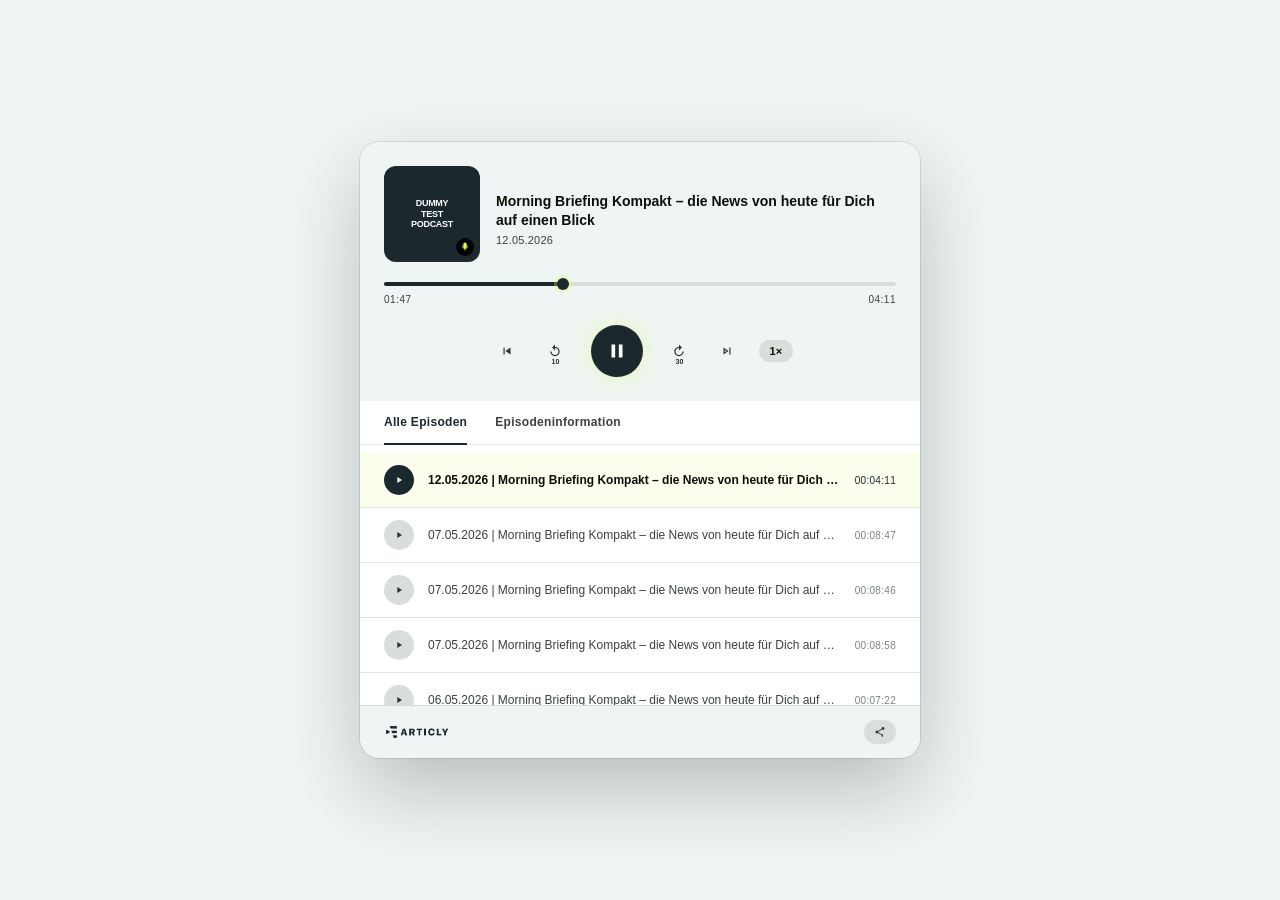
<file: player.html>
<!DOCTYPE html>
<html lang="de" data-theme="dark">
<head>
  <meta charset="UTF-8">
  <meta name="viewport" content="width=device-width, initial-scale=1.0">
  <title>Podcast Player</title>
  <link rel="stylesheet" href="player.css">
</head>
<body>

<!-- Theme toggle (fixed top-right) -->
<!-- <button class="theme-toggle" id="themeBtn" title="Switch theme">
  <svg id="themeIcon" viewBox="0 0 24 24" fill="none" stroke="currentColor" stroke-width="2" stroke-linecap="round" stroke-linejoin="round" xmlns="http://www.w3.org/2000/svg"></svg>
  Theme
</button> -->

<div class="player-wrap">

  <!-- HEADER -->
  <div class="player-header">
    <div class="cover">
      <div class="cover-text">DUMMY<br>TEST<br>PODCAST</div>
      <div class="cover-badge">
        <svg viewBox="0 0 24 24" fill="none" xmlns="http://www.w3.org/2000/svg">
          <path d="M12 1a4 4 0 014 4v6a4 4 0 01-8 0V5a4 4 0 014-4z" fill="#DCFF4D"/>
          <path d="M6 10a6 6 0 0012 0" stroke="#DCFF4D" stroke-width="2" stroke-linecap="round"/>
          <line x1="12" y1="16" x2="12" y2="20" stroke="#DCFF4D" stroke-width="2" stroke-linecap="round"/>
        </svg>
      </div>
    </div>
    <div class="header-info">
      <div class="ep-title">Morning Briefing Kompakt – die News von heute für Dich auf einen Blick</div>
      <div class="ep-date">12.05.2026</div>
    </div>
  </div>

  <!-- CONTROLS -->
  <div class="controls-zone">
    <div class="progress-wrap" id="progressBar">
      <div class="progress-fill" id="progressFill">
        <div class="progress-thumb"></div>
      </div>
    </div>
    <div class="time-row">
      <span id="currentTime">01:47</span>
      <span id="totalTime">04:11</span>
    </div>
    <div class="btn-row">
      <button class="ctrl-btn skip" title="Vorheriges">
        <svg viewBox="0 0 24 24" fill="currentColor"><path d="M6 6h2v12H6zm3.5 6 8.5 6V6z"/></svg>
      </button>
      <button class="ctrl-btn skip" title="-10s">
        <svg viewBox="0 0 24 24" fill="currentColor"><path d="M12 5V1L7 6l5 5V7c3.31 0 6 2.69 6 6s-2.69 6-6 6-6-2.69-6-6H4c0 4.42 3.58 8 8 8s8-3.58 8-8-3.58-8-8-8z"/></svg>
        <span class="skip-num" style="bottom:6px">10</span>
      </button>
      <button class="ctrl-btn play-btn" id="playBtn" title="Play/Pause">
        <svg id="playIcon" viewBox="0 0 24 24" fill="currentColor"><path d="M6 19h4V5H6v14zm8-14v14h4V5h-4z"/></svg>
      </button>
      <button class="ctrl-btn skip" title="+30s">
        <svg viewBox="0 0 24 24" fill="currentColor"><path d="M12 5V1l5 5-5 5V7c-3.31 0-6 2.69-6 6s2.69 6 6 6 6-2.69 6-6h2c0 4.42-3.58 8-8 8s-8-3.58-8-8 3.58-8 8-8z"/></svg>
        <span class="skip-num" style="bottom:6px">30</span>
      </button>
      <button class="ctrl-btn skip" title="Nächstes">
        <svg viewBox="0 0 24 24" fill="currentColor"><path d="M6 18l8.5-6L6 6v12zm2-8.14L11.03 12 8 14.14V9.86zM16 6h2v12h-2z"/></svg>
      </button>
      <button class="speed-btn" id="speedBtn">1×</button>
    </div>
  </div>

  <!-- TABS -->
  <div class="tabs">
    <div class="tab active" onclick="switchTab(this,'episodes')">Alle Episoden</div>
    <div class="tab" onclick="switchTab(this,'info')">Episodeninformation</div>
  </div>

  <!-- EPISODE LIST -->
  <div class="ep-list" id="episodePanel">
    <div class="ep-item active" onclick="selectEp(this,'12.05.2026','04:11')">
      <div class="ep-play-btn">
        <svg viewBox="0 0 24 24" fill="currentColor"><path d="M8 5v14l11-7z"/></svg>
      </div>
      <div class="ep-info">
        <div class="ep-name">12.05.2026 | Morning Briefing Kompakt – die News von heute für Dich auf einen Blick</div>
      </div>
      <div class="ep-dur">00:04:11</div>
    </div>
    <div class="ep-item" onclick="selectEp(this,'07.05.2026','08:47')">
      <div class="ep-play-btn">
        <svg viewBox="0 0 24 24" fill="currentColor"><path d="M8 5v14l11-7z"/></svg>
      </div>
      <div class="ep-info">
        <div class="ep-name">07.05.2026 | Morning Briefing Kompakt – die News von heute für Dich auf einen Blick</div>
      </div>
      <div class="ep-dur">00:08:47</div>
    </div>
    <div class="ep-item" onclick="selectEp(this,'07.05.2026','08:46')">
      <div class="ep-play-btn">
        <svg viewBox="0 0 24 24" fill="currentColor"><path d="M8 5v14l11-7z"/></svg>
      </div>
      <div class="ep-info">
        <div class="ep-name">07.05.2026 | Morning Briefing Kompakt – die News von heute für Dich auf einen Blick</div>
      </div>
      <div class="ep-dur">00:08:46</div>
    </div>
    <div class="ep-item" onclick="selectEp(this,'07.05.2026','08:58')">
      <div class="ep-play-btn">
        <svg viewBox="0 0 24 24" fill="currentColor"><path d="M8 5v14l11-7z"/></svg>
      </div>
      <div class="ep-info">
        <div class="ep-name">07.05.2026 | Morning Briefing Kompakt – die News von heute für Dich auf einen Blick</div>
      </div>
      <div class="ep-dur">00:08:58</div>
    </div>
    <div class="ep-item" onclick="selectEp(this,'06.05.2026','07:22')">
      <div class="ep-play-btn">
        <svg viewBox="0 0 24 24" fill="currentColor"><path d="M8 5v14l11-7z"/></svg>
      </div>
      <div class="ep-info">
        <div class="ep-name">06.05.2026 | Morning Briefing Kompakt – die News von heute für Dich auf einen Blick</div>
      </div>
      <div class="ep-dur">00:07:22</div>
    </div>
  </div>

  <!-- INFO PANEL -->
  <div class="info-panel" id="infoPanel">
    <p>
      <strong>Morning Briefing Kompakt</strong> liefert dir täglich die wichtigsten Nachrichten in kompakter Form – damit du bestens informiert in den Tag startest. Schnell, präzise, relevant.
    </p>
  </div>

  <!-- FOOTER -->
  <div class="player-footer">
    <div class="brand">
      <img src="dark_mode_icon.png" class="logo-dark" alt="Articly">
      <img src="light_mode_icon.png" class="logo-light" alt="Articly">
    </div>
    <div class="footer-actions">
      <button class="footer-btn icon-btn">
        <svg viewBox="0 0 24 24" fill="currentColor"><path d="M18 16.08c-.76 0-1.44.3-1.96.77L8.91 12.7c.05-.23.09-.46.09-.7s-.04-.47-.09-.7l7.05-4.11c.54.5 1.25.81 2.04.81 1.66 0 3-1.34 3-3s-1.34-3-3-3-3 1.34-3 3c0 .24.04.47.09.7L8.04 9.81C7.5 9.31 6.79 9 6 9c-1.66 0-3 1.34-3 3s1.34 3 3 3c.79 0 1.5-.31 2.04-.81l7.12 4.16c-.05.21-.08.43-.08.65 0 1.61 1.31 2.92 2.92 2.92s2.92-1.31 2。
      </button>
      <button class="footer-btn icon-btn" title="Schließen">
        <svg viewBox="0 0 24 24" fill="currentColor"><path d="M19 6.41L17.59 5 12 10.59 6.41 5 5 6.41 10.59 12 5 17.59 6.41 19 12 13.41 17.59 19 19 17.59 13.41 12z"/></svg>
      </button>
    </div>
  </div>

</div>

<script src="player.js"></script>
</body>
</html>
</file>
<file: player.css>
/* ══════════════════════════════════════════
   TOKENS — Dark (default)
══════════════════════════════════════════ */
:root {
  --lime:         #DCFF4D;
  --lime-text:    #DCFF4D;
  --bg-primary:   #000002;
  --bg-surface:   #1B282D;
  --bg-raised:    #2e4550;
  --fg-primary:   #FFFFFF;
  --fg-muted:     rgba(255,255,255,0.55);
  --fg-subtle:    rgba(255,255,255,0.30);
  --fg-icon:      rgba(255,255,255,0.60);
  --border:       rgba(255,255,255,0.08);
  --scroll-thumb: #2e4550;
  --logo-filter:  brightness(0.65);
}

/* ── Light theme ── */
[data-theme="light"] {
  --lime:         #1B282D;
  --lime-text:    #1B282D;
  --bg-primary:   #eff5f4;
  --bg-surface:   #FFFFFF;
  --bg-raised:    #DADEDA;
  --fg-primary:   #0A0F0A;
  --fg-muted:     #3a423a;
  --fg-subtle:    #7a847a;
  --fg-icon:      #2a322a;
  --border:       rgba(0,0,0,0.10);
  --scroll-thumb: #C0C8C0;
  --logo-filter:  brightness(0) saturate(0) opacity(0.50);
}

/* ── OS light preference (no manual override) ── */
@media (prefers-color-scheme: light) {
  :root:not([data-theme="dark"]) {
    --lime:         #1B282D;
    --lime-text:    #1B282D;
    --bg-primary:   #eff5f4;
    --bg-surface:   #FFFFFF;
    --bg-raised:    #DADEDA;
    --fg-primary:   #0A0F0A;
    --fg-muted:     #3a423a;
    --fg-subtle:    #7a847a;
    --fg-icon:      #2a322a;
    --border:       rgba(0,0,0,0.10);
    --scroll-thumb: #C0C8C0;
    --logo-filter:  brightness(0) saturate(0) opacity(0.50);
  }
}

/* Fix text contrast since the main accent color is now dark */
[data-theme="light"] .cover-text,
[data-theme="light"] .ctrl-btn.play-btn {
  color: #FFFFFF;
}
[data-theme="light"] .ep-item.active .ep-play-btn svg {
  color: #FFFFFF;
}

/* ══════════════════════════════════════════
   RESET
══════════════════════════════════════════ */
*, *::before, *::after { box-sizing: border-box; margin: 0; padding: 0; }

/* ══════════════════════════════════════════
   PAGE
══════════════════════════════════════════ */
body {
  background: var(--bg-primary);
  display: flex;
  align-items: center;
  justify-content: center;
  min-height: 100vh;
  font-family: "Helvetica Neue", Helvetica, Arial, sans-serif;
  padding: 24px;
  transition: background 0.25s;
}

/* ══════════════════════════════════════════
   PLAYER SHELL
══════════════════════════════════════════ */
.player-wrap {
  width: 100%;
  max-width: 560px;
  background: var(--bg-surface);
  border-radius: 20px;
  overflow: hidden;
  box-shadow:
    0 0 0 1px var(--border),
    0 32px 80px rgba(0,0,0,0.22);
  transition: background 0.25s, box-shadow 0.25s;
}

/* ══════════════════════════════════════════
   HEADER
══════════════════════════════════════════ */
.player-header {
  display: flex;
  background: var(--bg-primary);
  padding: 24px 24px 0;
  align-items: stretch;
  transition: background 0.25s;
}

.cover {
  width: 96px;
  height: 96px;
  flex-shrink: 0;
  background: var(--lime);
  border-radius: 12px;
  display: flex;
  align-items: center;
  justify-content: center;
  overflow: hidden;
  position: relative;
}

.cover-text {
  font-size: 9px;
  font-weight: 800;
  color: #000002;
  text-align: center;
  line-height: 1.2;
  letter-spacing: -0.3px;
  padding: 6px;
  text-transform: uppercase;
}

.cover-badge {
  position: absolute;
  bottom: 6px;
  right: 6px;
  width: 18px;
  height: 18px;
  background: #000002;
  border-radius: 50%;
  display: flex;
  align-items: center;
  justify-content: center;
}
.cover-badge svg { width: 10px; height: 10px; }

.header-info {
  flex: 1;
  padding: 0 16px 16px;
  display: flex;
  flex-direction: column;
  justify-content: flex-end;
  gap: 4px;
}

.ep-label {
  font-size: 10px;
  font-weight: 700;
  letter-spacing: 2px;
  text-transform: uppercase;
  color: var(--lime-text);
}

.ep-title {
  font-size: 14px;
  font-weight: 700;
  color: var(--fg-primary);
  line-height: 1.35;
  display: -webkit-box;
  -webkit-line-clamp: 2;
  -webkit-box-orient: vertical;
  overflow: hidden;
}

.ep-date {
  font-size: 11px;
  color: var(--fg-muted);
  letter-spacing: 0.2px;
}

/* ══════════════════════════════════════════
   CONTROLS
══════════════════════════════════════════ */
.controls-zone {
  background: var(--bg-primary);
  padding: 20px 24px 24px;
  transition: background 0.25s;
}

.progress-wrap {
  position: relative;
  height: 4px;
  background: var(--bg-raised);
  border-radius: 2px;
  margin-bottom: 8px;
  cursor: pointer;
}

.progress-fill {
  height: 100%;
  width: 35%;
  background: var(--lime);
  border-radius: 2px;
  position: relative;
  transition: width 0.1s linear;
}

.progress-thumb {
  position: absolute;
  right: -6px;
  top: 50%;
  transform: translateY(-50%);
  width: 12px;
  height: 12px;
  background: var(--lime);
  border-radius: 50%;
  box-shadow: 0 0 0 3px rgba(220,255,77,0.3);
}

.time-row {
  display: flex;
  justify-content: space-between;
  font-size: 10px;
  font-weight: 500;
  letter-spacing: 0.5px;
  color: var(--fg-muted);
  margin-bottom: 20px;
}

.btn-row {
  display: flex;
  align-items: center;
  justify-content: center;
  gap: 8px;
}

/* All icon buttons use --fg-icon, not --fg-muted */
.ctrl-btn {
  background: none;
  border: none;
  cursor: pointer;
  color: var(--fg-icon);
  width: 40px;
  height: 40px;
  border-radius: 50%;
  display: flex;
  align-items: center;
  justify-content: center;
  transition: color 0.15s, background 0.15s;
  position: relative;
}
.ctrl-btn:hover {
  color: var(--fg-primary);
  background: var(--border);
}
.ctrl-btn svg { width: 18px; height: 18px; }
.ctrl-btn.skip svg { width: 14px; height: 14px; }

.ctrl-btn.skip .skip-num {
  position: absolute;
  font-size: 7px;
  font-weight: 700;
  color: inherit;
  letter-spacing: 0;
}

.ctrl-btn.play-btn {
  background: var(--lime);
  color: #000002;
  width: 52px;
  height: 52px;
  margin: 0 8px;
  box-shadow: 0 0 24px rgba(220,255,77,0.35);
  transition: transform 0.15s, box-shadow 0.15s;
}
.ctrl-btn.play-btn:hover {
  background: var(--lime);
  color: #000002;
  transform: scale(1.07);
  box-shadow: 0 0 36px rgba(220,255,77,0.55);
}
.ctrl-btn.play-btn svg { width: 22px; height: 22px; }

.speed-btn {
  background: var(--bg-raised);
  border: none;
  color: var(--fg-primary);
  font-family: "Helvetica Neue", Helvetica, Arial, sans-serif;
  font-size: 11px;
  font-weight: 700;
  padding: 5px 10px;
  border-radius: 20px;
  cursor: pointer;
  margin-left: 4px;
  letter-spacing: 0.3px;
  transition: background 0.15s, color 0.15s;
}
.speed-btn:hover { background: var(--lime); color: #000002; }

/* ══════════════════════════════════════════
   TABS
══════════════════════════════════════════ */
.tabs {
  display: flex;
  border-bottom: 1px solid var(--border);
  padding: 0 24px;
  background: var(--bg-surface);
  transition: background 0.25s;
}

.tab {
  font-size: 12px;
  font-weight: 600;
  letter-spacing: 0.3px;
  color: var(--fg-muted);
  padding: 14px 0;
  margin-right: 28px;
  cursor: pointer;
  border-bottom: 2px solid transparent;
  margin-bottom: -1px;
  transition: color 0.15s, border-color 0.15s;
}
.tab.active {
  color: var(--lime-text);
  border-bottom-color: var(--lime-text);
}

/* ══════════════════════════════════════════
   EPISODE LIST
══════════════════════════════════════════ */
.ep-list {
  padding: 8px 0;
  background: var(--bg-surface);
  max-height: 260px;
  overflow-y: auto;
  scrollbar-width: thin;
  scrollbar-color: var(--scroll-thumb) transparent;
  transition: background 0.25s;
}
.ep-list::-webkit-scrollbar { width: 4px; }
.ep-list::-webkit-scrollbar-track { background: transparent; }
.ep-list::-webkit-scrollbar-thumb { background: var(--scroll-thumb); border-radius: 2px; }

.ep-item {
  display: flex;
  align-items: center;
  gap: 14px;
  padding: 12px 24px;
  cursor: pointer;
  transition: background 0.15s;
  border-bottom: 1px solid var(--border);
}
.ep-item:last-child { border-bottom: none; }
.ep-item:hover { background: var(--border); }
.ep-item.active { background: rgba(220,255,77,0.10); }

.ep-play-btn {
  width: 30px;
  height: 30px;
  flex-shrink: 0;
  background: var(--bg-raised);
  border-radius: 50%;
  display: flex;
  align-items: center;
  justify-content: center;
  transition: background 0.15s;
}
.ep-item.active .ep-play-btn { background: var(--lime); }
/* Use --fg-icon for the small play icons too */
.ep-play-btn svg { width: 10px; height: 10px; color: var(--fg-icon); fill: currentColor;}
.ep-item.active .ep-play-btn svg { color: #000002; }

.ep-info { flex: 1; min-width: 0; }

.ep-name {
  font-size: 12px;
  font-weight: 500;
  color: var(--fg-muted);
  white-space: nowrap;
  overflow: hidden;
  text-overflow: ellipsis;
  line-height: 1.35;
}
.ep-item.active .ep-name { color: var(--fg-primary); font-weight: 600; }

.ep-dur {
  font-size: 10px;
  font-weight: 500;
  letter-spacing: 0.3px;
  color: var(--fg-subtle);
  flex-shrink: 0;
}
.ep-item.active .ep-dur { color: var(--lime-text); }

/* ══════════════════════════════════════════
   INFO PANEL
══════════════════════════════════════════ */
.info-panel {
  display: none;
  padding: 20px 24px 24px;
  background: var(--bg-surface);
  transition: background 0.25s;
}
.info-panel p {
  font-size: 13px;
  color: var(--fg-muted);
  line-height: 1.7;
}
.info-panel strong { color: var(--fg-primary); }

/* ══════════════════════════════════════════
   FOOTER
══════════════════════════════════════════ */
.player-footer {
  display: flex;
  align-items: center;
  justify-content: space-between;
  padding: 14px 24px;
  background: var(--bg-primary);
  border-top: 1px solid var(--border);
  transition: background 0.25s;
}

.brand { display: flex; align-items: center; }
.brand img {
  width: auto;
}

/* Default (Dark Mode) - Show dark logo, hide light logo */
.brand .logo-light { 
  display: none; 
}
.brand .logo-dark { 
  display: block;
  height: 40px;
}

/* Light Mode Override - Show light logo, hide dark logo */
[data-theme="light"] .brand .logo-light { 
  display: block; 
  height: 12px;
}
[data-theme="light"] .brand .logo-dark { 
  display: none; 
}

.footer-actions { display: flex; gap: 8px; }

.footer-btn {
  background: var(--bg-raised);
  border: none;
  color: var(--fg-muted);
  font-family: "Helvetica Neue", Helvetica, Arial, sans-serif;
  font-size: 11px;
  font-weight: 600;
  padding: 6px 14px;
  border-radius: 20px;
  cursor: pointer;
  letter-spacing: 0.3px;
  transition: background 0.15s, color 0.15s;
}
.footer-btn:hover { background: var(--lime); color: #000002; }
.footer-btn.icon-btn {
  padding: 6px 10px;
  display: flex;
  align-items: center;
  gap: 5px;
}
.footer-btn svg { width: 12px; height: 12px; }
</file>
